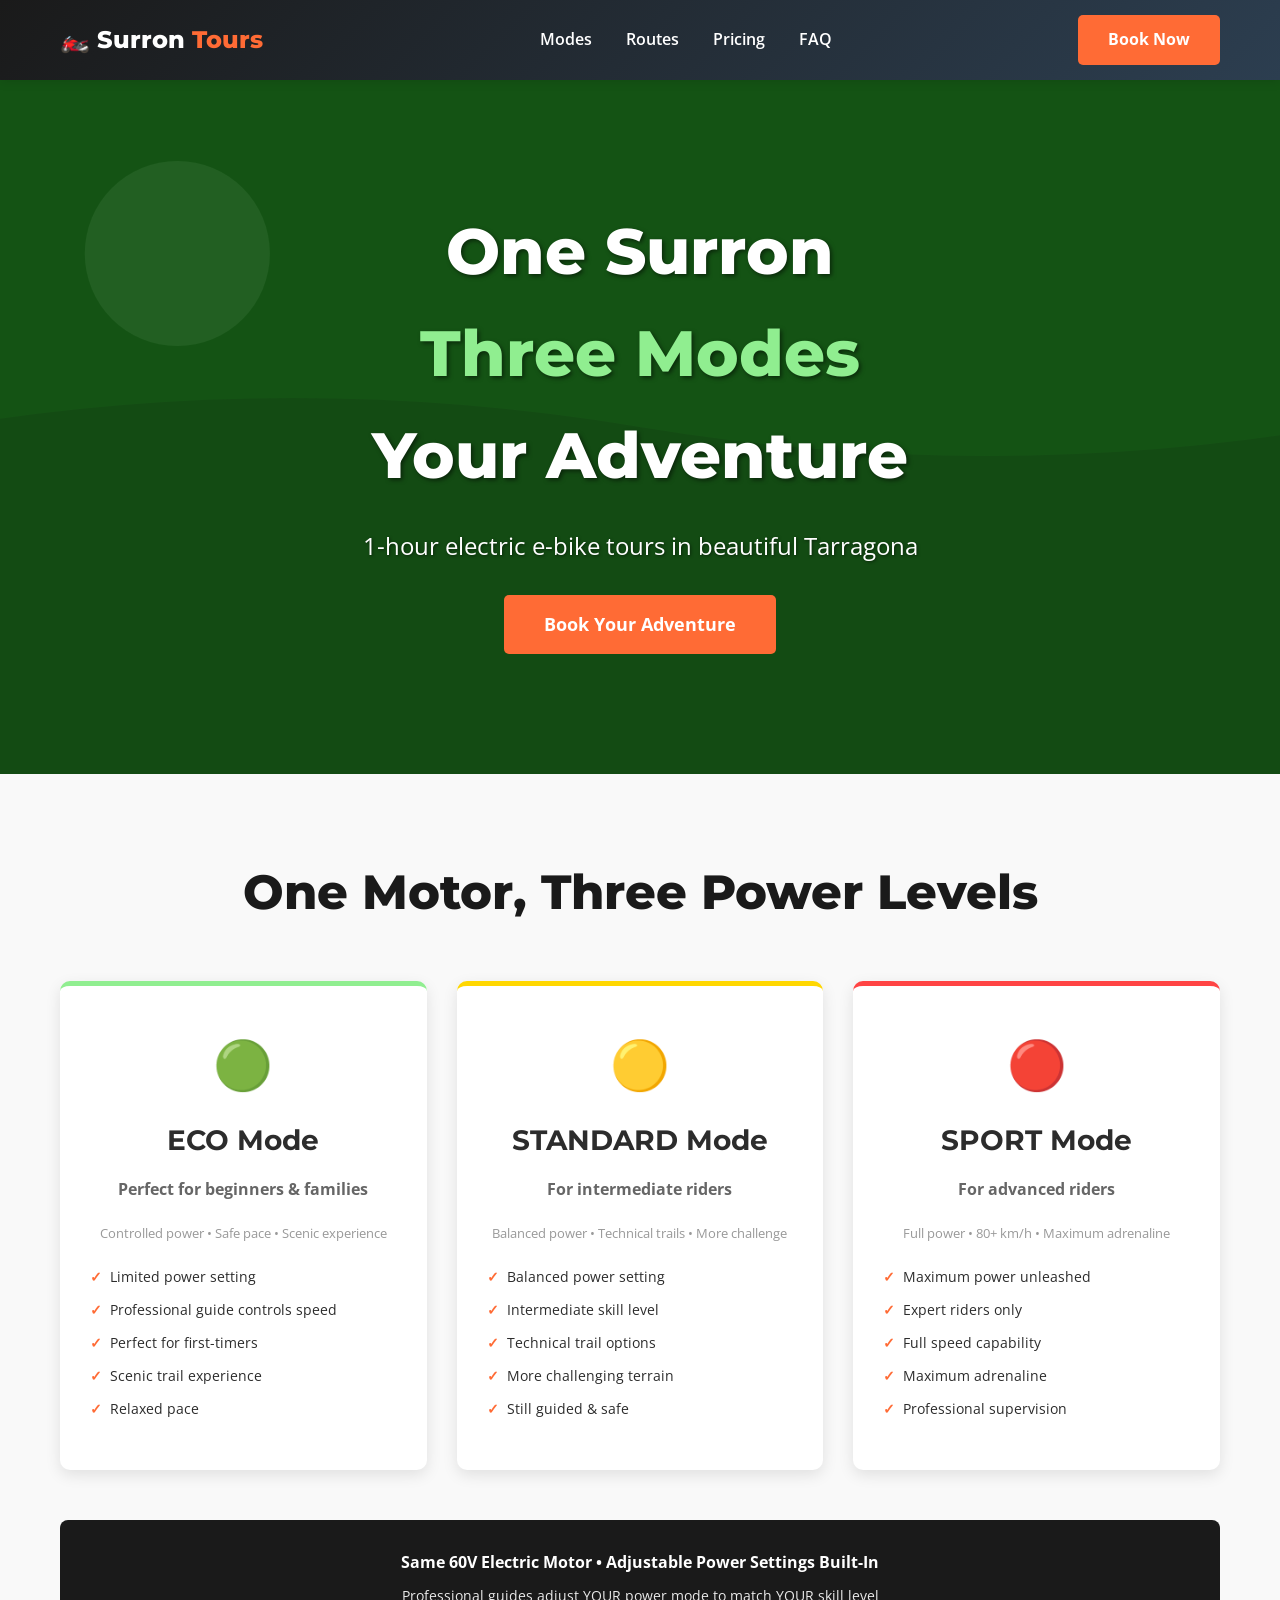
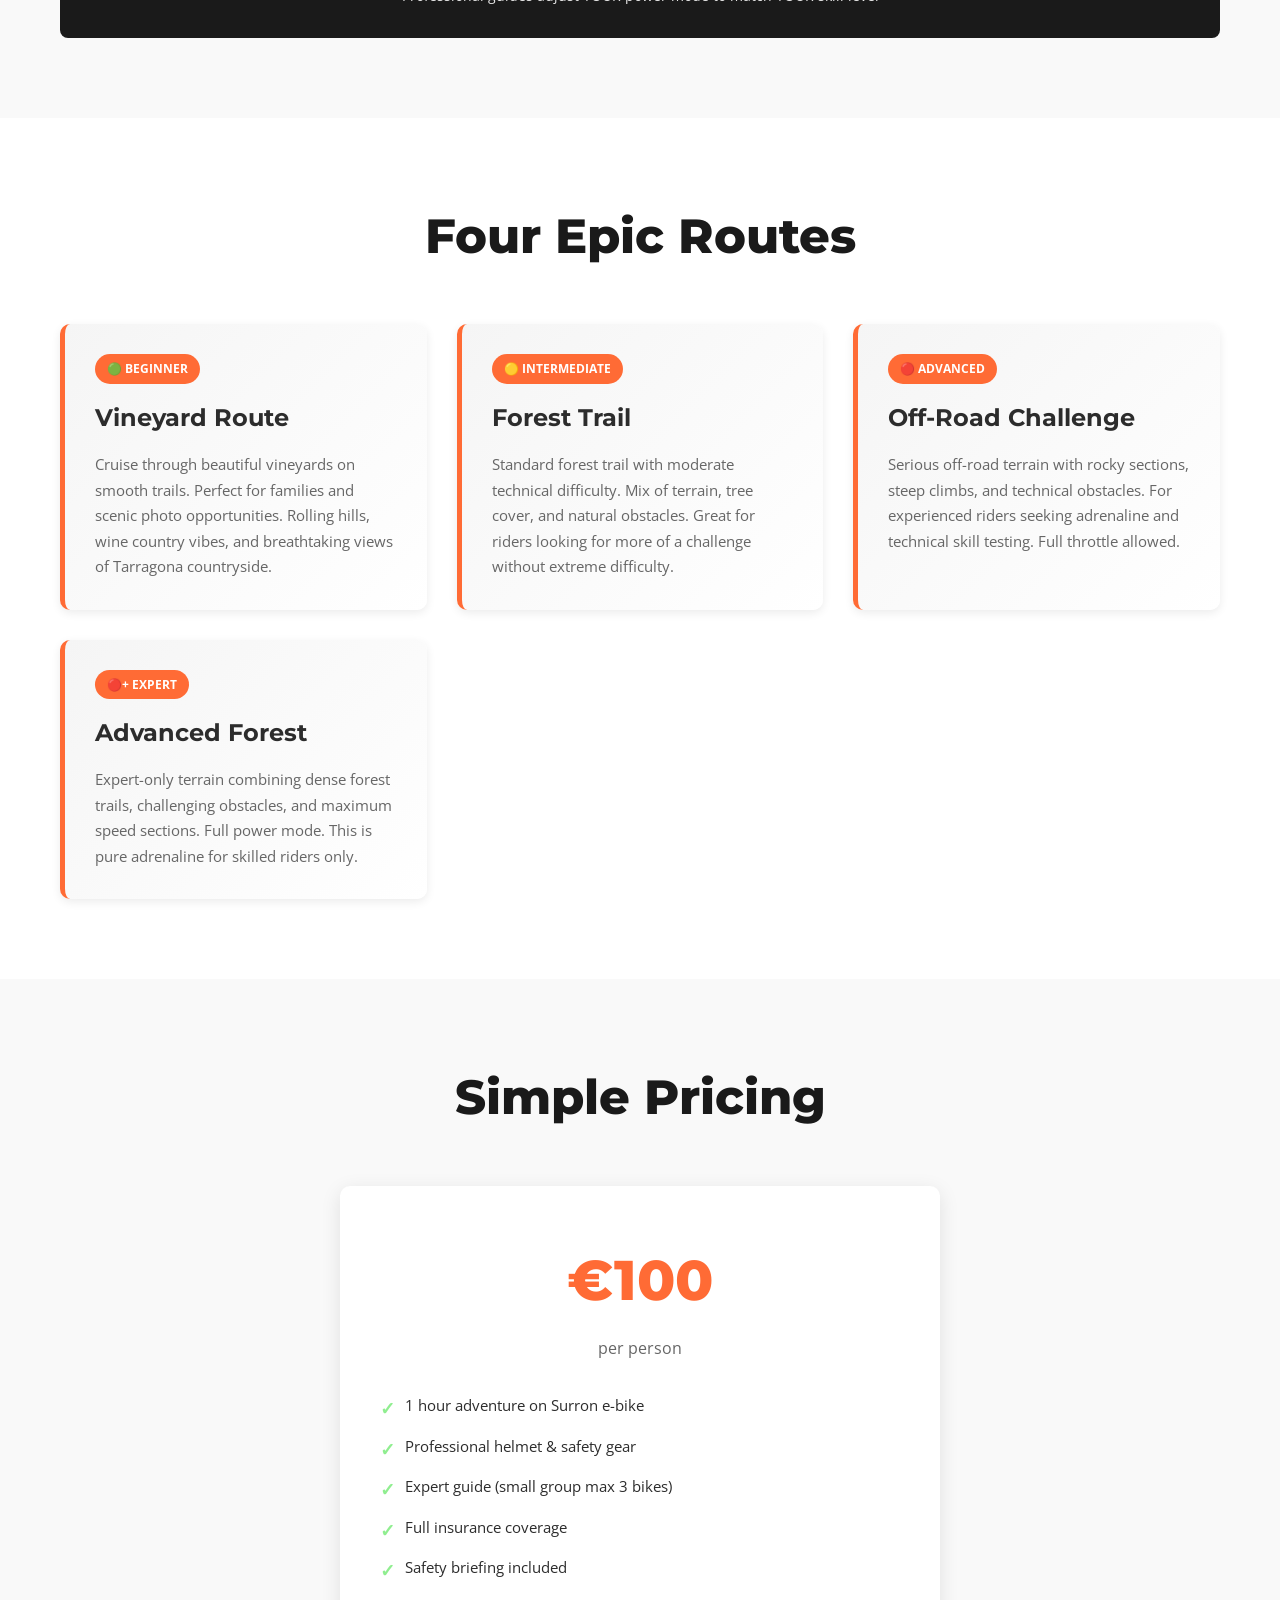
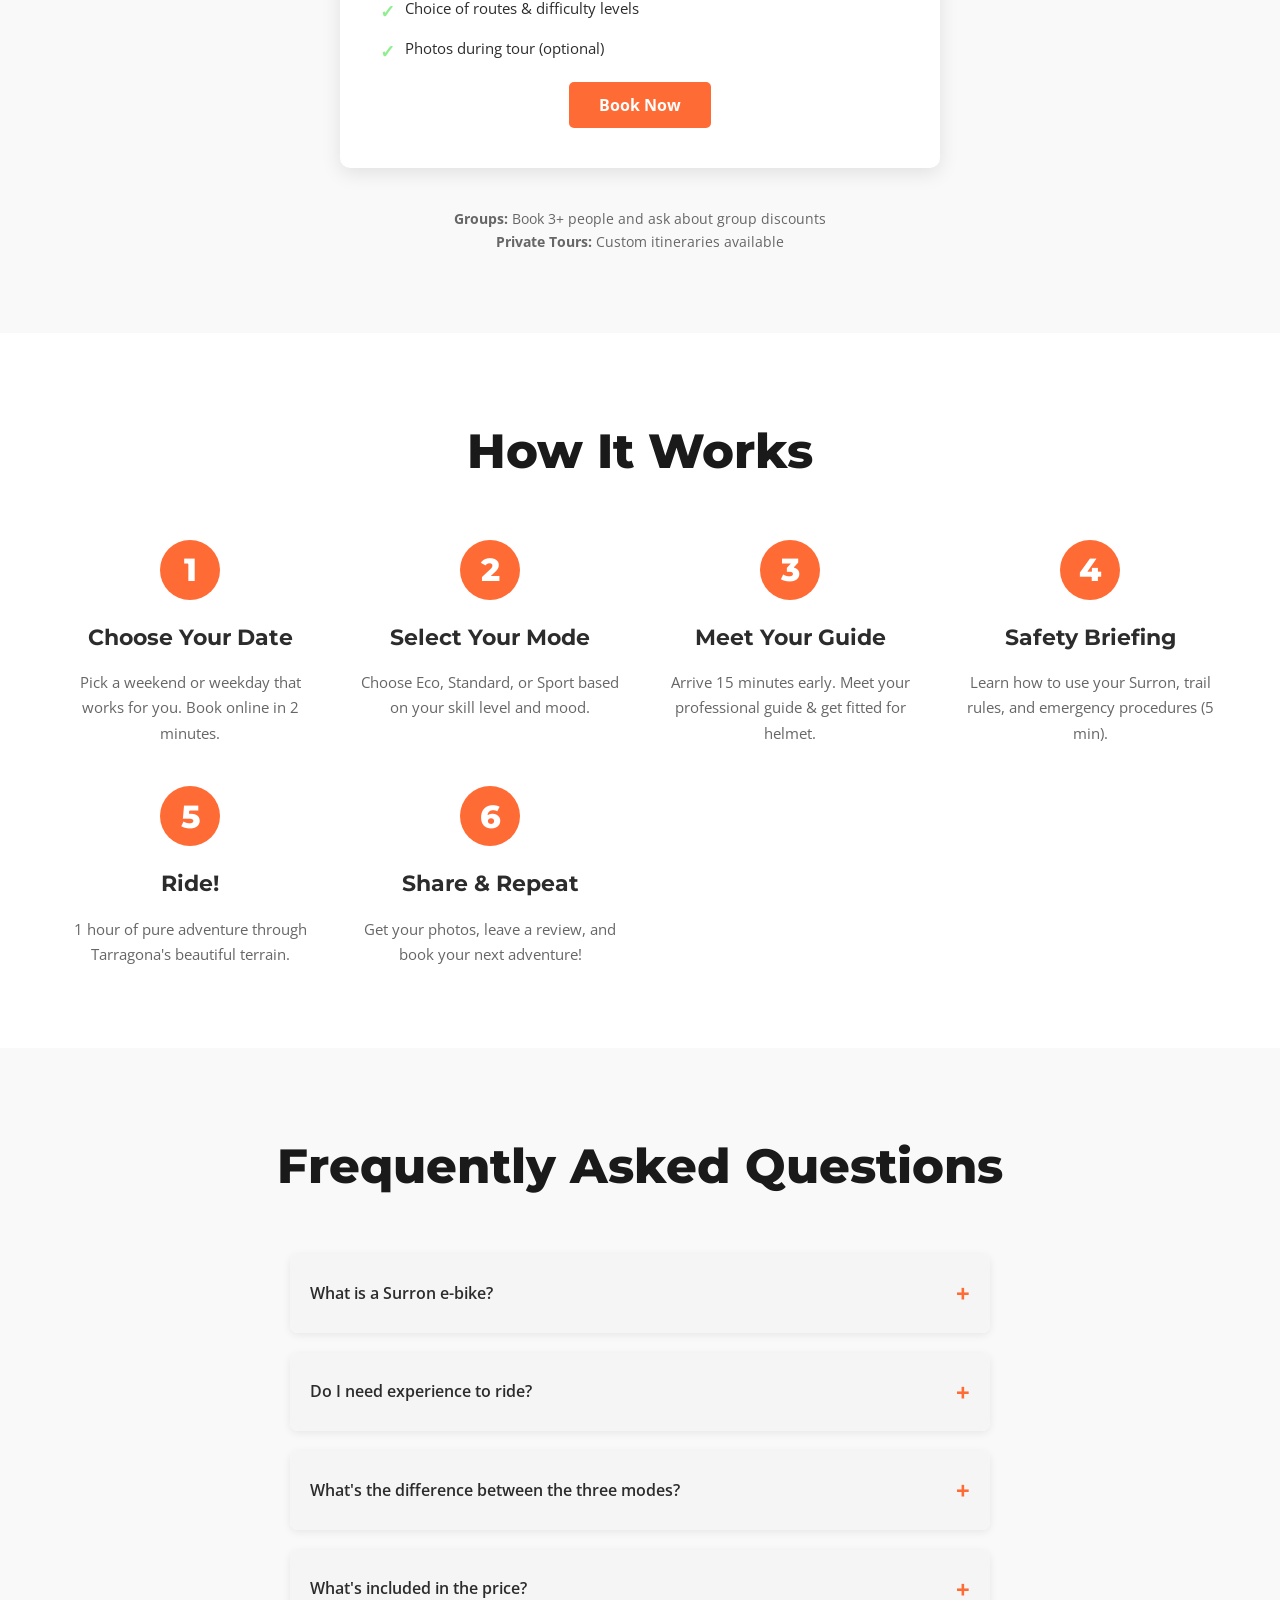
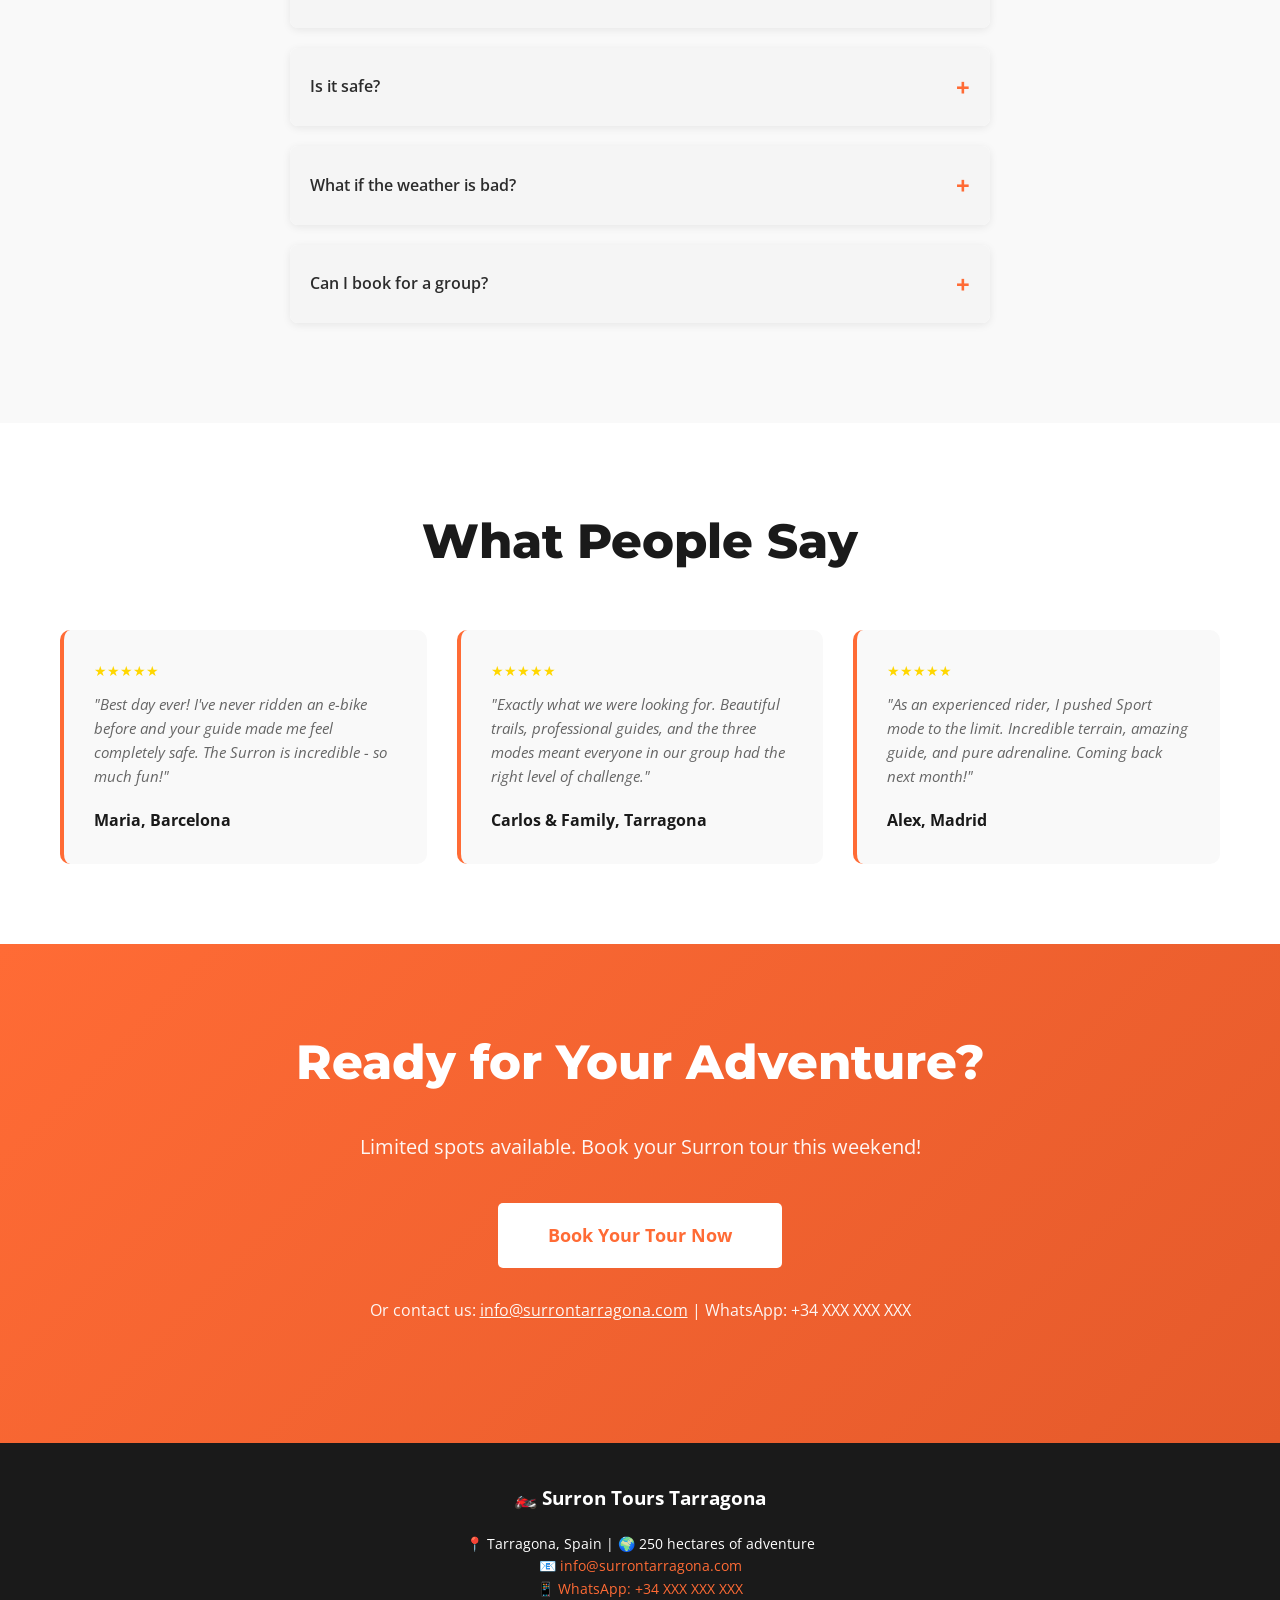
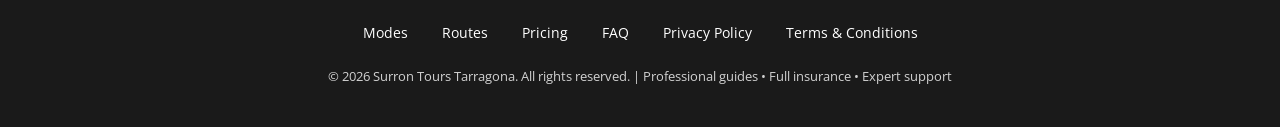
<file: surron-tours-website_1.html>
<!DOCTYPE html>
<html lang="en">
<head>
    <meta charset="UTF-8">
    <meta name="viewport" content="width=device-width, initial-scale=1.0">
    <title>Surron Tours Tarragona - E-Bike Adventures</title>
    <link href="https://fonts.googleapis.com/css2?family=Montserrat:wght@400;600;700;800&family=Open+Sans:wght@400;600&display=swap" rel="stylesheet">
    <style>
        * {
            margin: 0;
            padding: 0;
            box-sizing: border-box;
        }

        body {
            font-family: 'Open Sans', sans-serif;
            color: #2c2c2c;
            line-height: 1.6;
        }

        header {
            background: linear-gradient(135deg, #1a1a1a 0%, #2c3e50 100%);
            color: white;
            padding: 15px 0;
            position: sticky;
            top: 0;
            z-index: 100;
            box-shadow: 0 2px 10px rgba(0,0,0,0.1);
        }

        .header-container {
            max-width: 1200px;
            margin: 0 auto;
            padding: 0 20px;
            display: flex;
            justify-content: space-between;
            align-items: center;
        }

        .logo {
            font-size: 24px;
            font-weight: 800;
            font-family: 'Montserrat', sans-serif;
        }

        .logo span {
            color: #ff6b35;
        }

        nav a {
            color: white;
            text-decoration: none;
            margin-left: 30px;
            font-weight: 600;
            transition: color 0.3s;
        }

        nav a:hover {
            color: #ff6b35;
        }

        .cta-button {
            background: #ff6b35;
            color: white;
            padding: 12px 30px;
            border-radius: 5px;
            text-decoration: none;
            font-weight: 700;
            transition: background 0.3s;
            border: none;
            cursor: pointer;
            font-size: 16px;
        }

        .cta-button:hover {
            background: #e55a2b;
        }

        /* HERO SECTION */
        .hero {
            background: linear-gradient(rgba(0,0,0,0.4), rgba(0,0,0,0.4)), url('data:image/svg+xml,<svg xmlns="http://www.w3.org/2000/svg" viewBox="0 0 1200 600"><rect fill="%23228B22" width="1200" height="600"/><path fill="%231a5c1a" d="M0,300 Q300,250 600,300 T1200,300 L1200,600 L0,600 Z" opacity="0.3"/><circle cx="200" cy="150" r="80" fill="%2390EE90" opacity="0.2"/></svg>');
            background-size: cover;
            background-position: center;
            color: white;
            text-align: center;
            padding: 120px 20px;
            min-height: 600px;
            display: flex;
            flex-direction: column;
            justify-content: center;
            align-items: center;
        }

        .hero h1 {
            font-size: 64px;
            font-weight: 800;
            font-family: 'Montserrat', sans-serif;
            margin-bottom: 20px;
            text-shadow: 2px 2px 4px rgba(0,0,0,0.5);
        }

        .hero .highlight {
            color: #90EE90;
        }

        .hero p {
            font-size: 24px;
            margin-bottom: 30px;
            text-shadow: 1px 1px 3px rgba(0,0,0,0.5);
        }

        .hero .cta-button {
            font-size: 18px;
            padding: 15px 40px;
            display: inline-block;
        }

        /* CONTAINER */
        .container {
            max-width: 1200px;
            margin: 0 auto;
            padding: 0 20px;
        }

        /* SECTION STYLES */
        section {
            padding: 80px 20px;
        }

        section h2 {
            font-size: 48px;
            font-weight: 800;
            font-family: 'Montserrat', sans-serif;
            text-align: center;
            margin-bottom: 50px;
            color: #1a1a1a;
        }

        /* THREE MODES */
        .modes {
            background: #f9f9f9;
        }

        .modes-grid {
            display: grid;
            grid-template-columns: repeat(auto-fit, minmax(300px, 1fr));
            gap: 30px;
            margin-bottom: 50px;
        }

        .mode-card {
            background: white;
            padding: 40px 30px;
            border-radius: 10px;
            text-align: center;
            box-shadow: 0 5px 15px rgba(0,0,0,0.1);
            transition: transform 0.3s, box-shadow 0.3s;
        }

        .mode-card:hover {
            transform: translateY(-10px);
            box-shadow: 0 10px 30px rgba(0,0,0,0.15);
        }

        .mode-card.eco {
            border-top: 5px solid #90EE90;
        }

        .mode-card.standard {
            border-top: 5px solid #FFD700;
        }

        .mode-card.sport {
            border-top: 5px solid #FF4444;
        }

        .mode-icon {
            font-size: 48px;
            margin-bottom: 15px;
        }

        .mode-card h3 {
            font-size: 28px;
            font-weight: 700;
            margin-bottom: 15px;
            font-family: 'Montserrat', sans-serif;
        }

        .mode-card p {
            font-size: 16px;
            margin-bottom: 20px;
            color: #666;
        }

        .mode-benefits {
            text-align: left;
            font-size: 14px;
            line-height: 1.8;
        }

        .mode-benefits li {
            list-style: none;
            margin-bottom: 8px;
            padding-left: 20px;
            position: relative;
        }

        .mode-benefits li:before {
            content: "✓";
            position: absolute;
            left: 0;
            font-weight: bold;
            color: #ff6b35;
        }

        /* ROUTES */
        .routes {
            background: white;
        }

        .routes-grid {
            display: grid;
            grid-template-columns: repeat(auto-fit, minmax(280px, 1fr));
            gap: 30px;
        }

        .route-card {
            background: linear-gradient(135deg, #f5f5f5 0%, #ffffff 100%);
            padding: 30px;
            border-radius: 10px;
            border-left: 5px solid #ff6b35;
            box-shadow: 0 3px 10px rgba(0,0,0,0.08);
        }

        .route-card h3 {
            font-size: 24px;
            font-weight: 700;
            margin-bottom: 15px;
            font-family: 'Montserrat', sans-serif;
        }

        .route-difficulty {
            display: inline-block;
            padding: 5px 12px;
            background: #ff6b35;
            color: white;
            border-radius: 20px;
            font-size: 12px;
            font-weight: 700;
            margin-bottom: 15px;
        }

        .route-card p {
            font-size: 15px;
            color: #666;
            line-height: 1.7;
        }

        /* PRICING */
        .pricing {
            background: #f9f9f9;
        }

        .pricing-container {
            max-width: 600px;
            margin: 0 auto;
            text-align: center;
        }

        .price-box {
            background: white;
            padding: 50px 40px;
            border-radius: 10px;
            box-shadow: 0 5px 20px rgba(0,0,0,0.1);
            margin-bottom: 40px;
        }

        .price-amount {
            font-size: 56px;
            font-weight: 800;
            color: #ff6b35;
            font-family: 'Montserrat', sans-serif;
            margin-bottom: 10px;
        }

        .price-description {
            font-size: 16px;
            color: #666;
            margin-bottom: 30px;
        }

        .price-includes {
            text-align: left;
            font-size: 15px;
            line-height: 1.9;
            margin-bottom: 30px;
        }

        .price-includes li {
            list-style: none;
            padding-left: 25px;
            position: relative;
            margin-bottom: 12px;
        }

        .price-includes li:before {
            content: "✓";
            position: absolute;
            left: 0;
            font-weight: bold;
            color: #90EE90;
            font-size: 18px;
        }

        /* HOW IT WORKS */
        .how-it-works {
            background: white;
        }

        .steps {
            display: grid;
            grid-template-columns: repeat(auto-fit, minmax(250px, 1fr));
            gap: 40px;
            margin-top: 50px;
        }

        .step {
            text-align: center;
        }

        .step-number {
            width: 60px;
            height: 60px;
            background: #ff6b35;
            color: white;
            border-radius: 50%;
            display: flex;
            align-items: center;
            justify-content: center;
            font-size: 32px;
            font-weight: 800;
            margin: 0 auto 20px;
            font-family: 'Montserrat', sans-serif;
        }

        .step h3 {
            font-size: 22px;
            font-weight: 700;
            margin-bottom: 15px;
            font-family: 'Montserrat', sans-serif;
        }

        .step p {
            font-size: 15px;
            color: #666;
            line-height: 1.7;
        }

        /* FAQ */
        .faq {
            background: #f9f9f9;
        }

        .faq-container {
            max-width: 700px;
            margin: 0 auto;
        }

        .faq-item {
            background: white;
            margin-bottom: 20px;
            border-radius: 8px;
            overflow: hidden;
            box-shadow: 0 2px 8px rgba(0,0,0,0.08);
        }

        .faq-question {
            background: #f5f5f5;
            padding: 20px;
            cursor: pointer;
            font-weight: 600;
            font-size: 16px;
            display: flex;
            justify-content: space-between;
            align-items: center;
            transition: background 0.3s;
        }

        .faq-question:hover {
            background: #efefef;
        }

        .faq-answer {
            padding: 20px;
            display: none;
            font-size: 15px;
            color: #666;
            line-height: 1.8;
        }

        .faq-item.active .faq-answer {
            display: block;
        }

        .faq-toggle {
            font-size: 24px;
            font-weight: bold;
            color: #ff6b35;
        }

        /* TESTIMONIALS */
        .testimonials {
            background: white;
        }

        .testimonial-grid {
            display: grid;
            grid-template-columns: repeat(auto-fit, minmax(300px, 1fr));
            gap: 30px;
            margin-top: 50px;
        }

        .testimonial {
            background: #f9f9f9;
            padding: 30px;
            border-radius: 10px;
            border-left: 4px solid #ff6b35;
        }

        .testimonial-text {
            font-size: 15px;
            font-style: italic;
            margin-bottom: 20px;
            color: #666;
        }

        .testimonial-author {
            font-weight: 700;
            color: #1a1a1a;
        }

        .stars {
            color: #FFD700;
            margin-bottom: 10px;
            font-size: 14px;
        }

        /* CTA SECTION */
        .cta-section {
            background: linear-gradient(135deg, #ff6b35 0%, #e55a2b 100%);
            color: white;
            text-align: center;
            padding: 80px 20px;
        }

        .cta-section h2 {
            color: white;
            font-size: 48px;
            margin-bottom: 30px;
        }

        .cta-section p {
            font-size: 20px;
            margin-bottom: 40px;
            opacity: 0.95;
        }

        .cta-button-large {
            background: white;
            color: #ff6b35;
            padding: 18px 50px;
            font-size: 18px;
            font-weight: 700;
            border-radius: 5px;
            text-decoration: none;
            display: inline-block;
            transition: transform 0.3s;
        }

        .cta-button-large:hover {
            transform: scale(1.05);
        }

        /* FOOTER */
        footer {
            background: #1a1a1a;
            color: white;
            text-align: center;
            padding: 40px 20px;
        }

        .footer-content {
            max-width: 1200px;
            margin: 0 auto;
        }

        .footer-links {
            margin: 20px 0;
        }

        .footer-links a {
            color: white;
            text-decoration: none;
            margin: 0 15px;
            font-size: 14px;
            transition: color 0.3s;
        }

        .footer-links a:hover {
            color: #ff6b35;
        }

        .footer-contact {
            margin: 20px 0;
            font-size: 14px;
        }

        .footer-contact a {
            color: #ff6b35;
            text-decoration: none;
        }

        /* RESPONSIVE */
        @media (max-width: 768px) {
            nav {
                display: none;
            }

            .hero h1 {
                font-size: 40px;
            }

            .hero p {
                font-size: 18px;
            }

            section h2 {
                font-size: 36px;
            }

            .mode-card, .route-card {
                padding: 25px;
            }

            .price-amount {
                font-size: 42px;
            }
        }
    </style>
</head>
<body>

    <!-- HEADER -->
    <header>
        <div class="header-container">
            <div class="logo">🏍️ Surron <span>Tours</span></div>
            <nav>
                <a href="#modes">Modes</a>
                <a href="#routes">Routes</a>
                <a href="#pricing">Pricing</a>
                <a href="#faq">FAQ</a>
            </nav>
            <a href="#booking" class="cta-button">Book Now</a>
        </div>
    </header>

    <!-- HERO -->
    <section class="hero">
        <h1>One Surron<br><span class="highlight">Three Modes</span><br>Your Adventure</h1>
        <p>1-hour electric e-bike tours in beautiful Tarragona</p>
        <a href="#booking" class="cta-button">Book Your Adventure</a>
    </section>

    <!-- THREE MODES -->
    <section class="modes" id="modes">
        <div class="container">
            <h2>One Motor, Three Power Levels</h2>

            <div class="modes-grid">
                <!-- ECO MODE -->
                <div class="mode-card eco">
                    <div class="mode-icon">🟢</div>
                    <h3>ECO Mode</h3>
                    <p><strong>Perfect for beginners & families</strong></p>
                    <p style="font-size: 13px; color: #999;">Controlled power • Safe pace • Scenic experience</p>
                    <ul class="mode-benefits">
                        <li>Limited power setting</li>
                        <li>Professional guide controls speed</li>
                        <li>Perfect for first-timers</li>
                        <li>Scenic trail experience</li>
                        <li>Relaxed pace</li>
                    </ul>
                </div>

                <!-- STANDARD MODE -->
                <div class="mode-card standard">
                    <div class="mode-icon">🟡</div>
                    <h3>STANDARD Mode</h3>
                    <p><strong>For intermediate riders</strong></p>
                    <p style="font-size: 13px; color: #999;">Balanced power • Technical trails • More challenge</p>
                    <ul class="mode-benefits">
                        <li>Balanced power setting</li>
                        <li>Intermediate skill level</li>
                        <li>Technical trail options</li>
                        <li>More challenging terrain</li>
                        <li>Still guided & safe</li>
                    </ul>
                </div>

                <!-- SPORT MODE -->
                <div class="mode-card sport">
                    <div class="mode-icon">🔴</div>
                    <h3>SPORT Mode</h3>
                    <p><strong>For advanced riders</strong></p>
                    <p style="font-size: 13px; color: #999;">Full power • 80+ km/h • Maximum adrenaline</p>
                    <ul class="mode-benefits">
                        <li>Maximum power unleashed</li>
                        <li>Expert riders only</li>
                        <li>Full speed capability</li>
                        <li>Maximum adrenaline</li>
                        <li>Professional supervision</li>
                    </ul>
                </div>
            </div>

            <div style="background: #1a1a1a; color: white; padding: 30px; border-radius: 8px; text-align: center;">
                <p style="font-size: 16px; margin-bottom: 10px;"><strong>Same 60V Electric Motor • Adjustable Power Settings Built-In</strong></p>
                <p style="font-size: 14px; opacity: 0.9;">Professional guides adjust YOUR power mode to match YOUR skill level</p>
            </div>
        </div>
    </section>

    <!-- ROUTES -->
    <section class="routes" id="routes">
        <div class="container">
            <h2>Four Epic Routes</h2>

            <div class="routes-grid">
                <div class="route-card">
                    <div class="route-difficulty">🟢 BEGINNER</div>
                    <h3>Vineyard Route</h3>
                    <p>Cruise through beautiful vineyards on smooth trails. Perfect for families and scenic photo opportunities. Rolling hills, wine country vibes, and breathtaking views of Tarragona countryside.</p>
                </div>

                <div class="route-card">
                    <div class="route-difficulty">🟡 INTERMEDIATE</div>
                    <h3>Forest Trail</h3>
                    <p>Standard forest trail with moderate technical difficulty. Mix of terrain, tree cover, and natural obstacles. Great for riders looking for more of a challenge without extreme difficulty.</p>
                </div>

                <div class="route-card">
                    <div class="route-difficulty">🔴 ADVANCED</div>
                    <h3>Off-Road Challenge</h3>
                    <p>Serious off-road terrain with rocky sections, steep climbs, and technical obstacles. For experienced riders seeking adrenaline and technical skill testing. Full throttle allowed.</p>
                </div>

                <div class="route-card">
                    <div class="route-difficulty">🔴+ EXPERT</div>
                    <h3>Advanced Forest</h3>
                    <p>Expert-only terrain combining dense forest trails, challenging obstacles, and maximum speed sections. Full power mode. This is pure adrenaline for skilled riders only.</p>
                </div>
            </div>
        </div>
    </section>

    <!-- PRICING -->
    <section class="pricing" id="pricing">
        <div class="container">
            <h2>Simple Pricing</h2>

            <div class="pricing-container">
                <div class="price-box">
                    <div class="price-amount">€100</div>
                    <div class="price-description">per person</div>

                    <ul class="price-includes">
                        <li>1 hour adventure on Surron e-bike</li>
                        <li>Professional helmet & safety gear</li>
                        <li>Expert guide (small group max 3 bikes)</li>
                        <li>Full insurance coverage</li>
                        <li>Safety briefing included</li>
                        <li>Choice of routes & difficulty levels</li>
                        <li>Photos during tour (optional)</li>
                    </ul>

                    <a href="#booking" class="cta-button">Book Now</a>
                </div>

                <p style="font-size: 14px; color: #666; margin-top: 30px;">
                    <strong>Groups:</strong> Book 3+ people and ask about group discounts<br>
                    <strong>Private Tours:</strong> Custom itineraries available
                </p>
            </div>
        </div>
    </section>

    <!-- HOW IT WORKS -->
    <section class="how-it-works">
        <div class="container">
            <h2>How It Works</h2>

            <div class="steps">
                <div class="step">
                    <div class="step-number">1</div>
                    <h3>Choose Your Date</h3>
                    <p>Pick a weekend or weekday that works for you. Book online in 2 minutes.</p>
                </div>

                <div class="step">
                    <div class="step-number">2</div>
                    <h3>Select Your Mode</h3>
                    <p>Choose Eco, Standard, or Sport based on your skill level and mood.</p>
                </div>

                <div class="step">
                    <div class="step-number">3</div>
                    <h3>Meet Your Guide</h3>
                    <p>Arrive 15 minutes early. Meet your professional guide & get fitted for helmet.</p>
                </div>

                <div class="step">
                    <div class="step-number">4</div>
                    <h3>Safety Briefing</h3>
                    <p>Learn how to use your Surron, trail rules, and emergency procedures (5 min).</p>
                </div>

                <div class="step">
                    <div class="step-number">5</div>
                    <h3>Ride!</h3>
                    <p>1 hour of pure adventure through Tarragona's beautiful terrain.</p>
                </div>

                <div class="step">
                    <div class="step-number">6</div>
                    <h3>Share & Repeat</h3>
                    <p>Get your photos, leave a review, and book your next adventure!</p>
                </div>
            </div>
        </div>
    </section>

    <!-- FAQ -->
    <section class="faq" id="faq">
        <div class="container">
            <h2>Frequently Asked Questions</h2>

            <div class="faq-container">
                <div class="faq-item">
                    <div class="faq-question">
                        What is a Surron e-bike?
                        <span class="faq-toggle">+</span>
                    </div>
                    <div class="faq-answer">
                        A Surron is a lightweight electric dirt bike designed for off-road adventures. It has a 60V electric motor, can reach 80+ km/h in Sport mode, and is perfect for both beginners and experts (power is adjustable!). Zero emissions, maximum fun.
                    </div>
                </div>

                <div class="faq-item">
                    <div class="faq-question">
                        Do I need experience to ride?
                        <span class="faq-toggle">+</span>
                    </div>
                    <div class="faq-answer">
                        Not at all! ECO mode is designed for complete beginners. Our professional guide will teach you everything you need to know. Many of our customers have never ridden an e-bike before. We match the difficulty to YOUR level.
                    </div>
                </div>

                <div class="faq-item">
                    <div class="faq-question">
                        What's the difference between the three modes?
                        <span class="faq-toggle">+</span>
                    </div>
                    <div class="faq-answer">
                        It's the same powerful motor, but the power output is adjustable. ECO = controlled power for beginners. STANDARD = balanced power for intermediate riders. SPORT = full power for experts (80+ km/h). Your guide controls which mode is best for you.
                    </div>
                </div>

                <div class="faq-item">
                    <div class="faq-question">
                        What's included in the price?
                        <span class="faq-toggle">+</span>
                    </div>
                    <div class="faq-answer">
                        €100 per person includes: the 1-hour tour, professional helmet, safety gear, expert guide, full insurance, safety briefing, route choice, and photos (if you want). Nothing extra to pay during the tour.
                    </div>
                </div>

                <div class="faq-item">
                    <div class="faq-question">
                        Is it safe?
                        <span class="faq-toggle">+</span>
                    </div>
                    <div class="faq-answer">
                        Yes! All riders get professional helmets, safety briefing, and expert guides. We have full insurance coverage. Bikes are regularly maintained. We match the route difficulty to your skill level. Safety is our #1 priority.
                    </div>
                </div>

                <div class="faq-item">
                    <div class="faq-question">
                        What if the weather is bad?
                        <span class="faq-toggle">+</span>
                    </div>
                    <div class="faq-answer">
                        We operate in light rain (e-bikes are waterproof!). For severe weather, you can reschedule to another date or get a full refund. We'll give you 24-hour notice if we need to cancel.
                    </div>
                </div>

                <div class="faq-item">
                    <div class="faq-question">
                        Can I book for a group?
                        <span class="faq-toggle">+</span>
                    </div>
                    <div class="faq-answer">
                        Absolutely! Groups of 3+ people get special rates. We also offer custom private tours for team building, family reunions, or bachelor parties. Contact us for custom group pricing.
                    </div>
                </div>
            </div>
        </div>
    </section>

    <!-- TESTIMONIALS -->
    <section class="testimonials">
        <div class="container">
            <h2>What People Say</h2>

            <div class="testimonial-grid">
                <div class="testimonial">
                    <div class="stars">★★★★★</div>
                    <div class="testimonial-text">
                        "Best day ever! I've never ridden an e-bike before and your guide made me feel completely safe. The Surron is incredible - so much fun!"
                    </div>
                    <div class="testimonial-author">Maria, Barcelona</div>
                </div>

                <div class="testimonial">
                    <div class="stars">★★★★★</div>
                    <div class="testimonial-text">
                        "Exactly what we were looking for. Beautiful trails, professional guides, and the three modes meant everyone in our group had the right level of challenge."
                    </div>
                    <div class="testimonial-author">Carlos & Family, Tarragona</div>
                </div>

                <div class="testimonial">
                    <div class="stars">★★★★★</div>
                    <div class="testimonial-text">
                        "As an experienced rider, I pushed Sport mode to the limit. Incredible terrain, amazing guide, and pure adrenaline. Coming back next month!"
                    </div>
                    <div class="testimonial-author">Alex, Madrid</div>
                </div>
            </div>
        </div>
    </section>

    <!-- CTA -->
    <section class="cta-section" id="booking">
        <h2>Ready for Your Adventure?</h2>
        <p>Limited spots available. Book your Surron tour this weekend!</p>
        <a href="https://calendly.com/your-link-here" target="_blank" class="cta-button-large">Book Your Tour Now</a>
        <p style="margin-top: 30px; font-size: 16px;">Or contact us: <a href="mailto:info@surrontarragona.com" style="color: white; text-decoration: underline;">info@surrontarragona.com</a> | WhatsApp: +34 XXX XXX XXX</p>
    </section>

    <!-- FOOTER -->
    <footer>
        <div class="footer-content">
            <h3 style="margin-bottom: 20px;">🏍️ Surron Tours Tarragona</h3>

            <div class="footer-contact">
                📍 Tarragona, Spain | 🌍 250 hectares of adventure<br>
                📧 <a href="mailto:info@surrontarragona.com">info@surrontarragona.com</a><br>
                📱 <a href="https://wa.me/34XXX">WhatsApp: +34 XXX XXX XXX</a>
            </div>

            <div class="footer-links">
                <a href="#modes">Modes</a>
                <a href="#routes">Routes</a>
                <a href="#pricing">Pricing</a>
                <a href="#faq">FAQ</a>
                <a href="#">Privacy Policy</a>
                <a href="#">Terms & Conditions</a>
            </div>

            <p style="margin-top: 20px; font-size: 13px; opacity: 0.8;">
                © 2026 Surron Tours Tarragona. All rights reserved. | Professional guides • Full insurance • Expert support
            </p>
        </div>
    </footer>

    <script>
        // FAQ Toggle
        document.querySelectorAll('.faq-question').forEach(question => {
            question.addEventListener('click', function() {
                const faqItem = this.parentElement;
                faqItem.classList.toggle('active');
            });
        });

        // Smooth scroll
        document.querySelectorAll('a[href^="#"]').forEach(anchor => {
            anchor.addEventListener('click', function (e) {
                e.preventDefault();
                const target = document.querySelector(this.getAttribute('href'));
                if (target) {
                    target.scrollIntoView({ behavior: 'smooth' });
                }
            });
        });
    </script>

</body>
</html>
</file>
